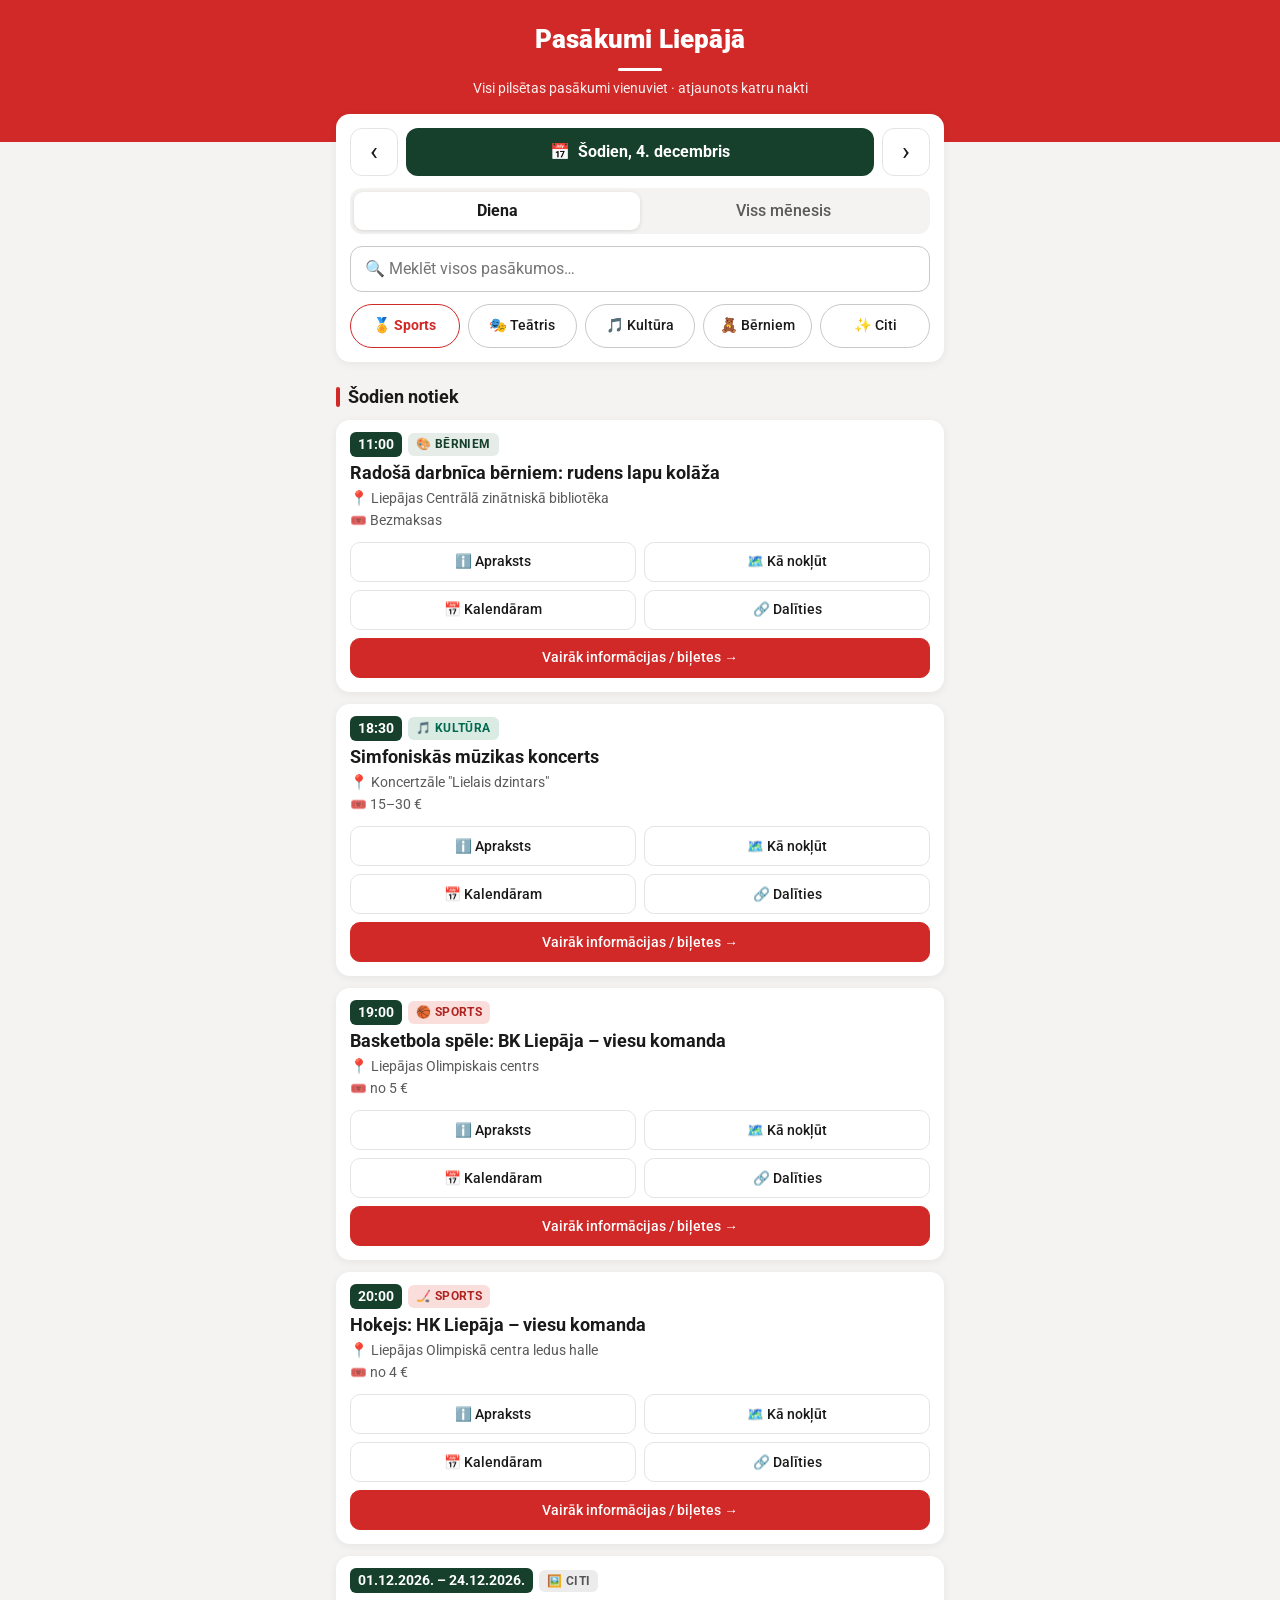
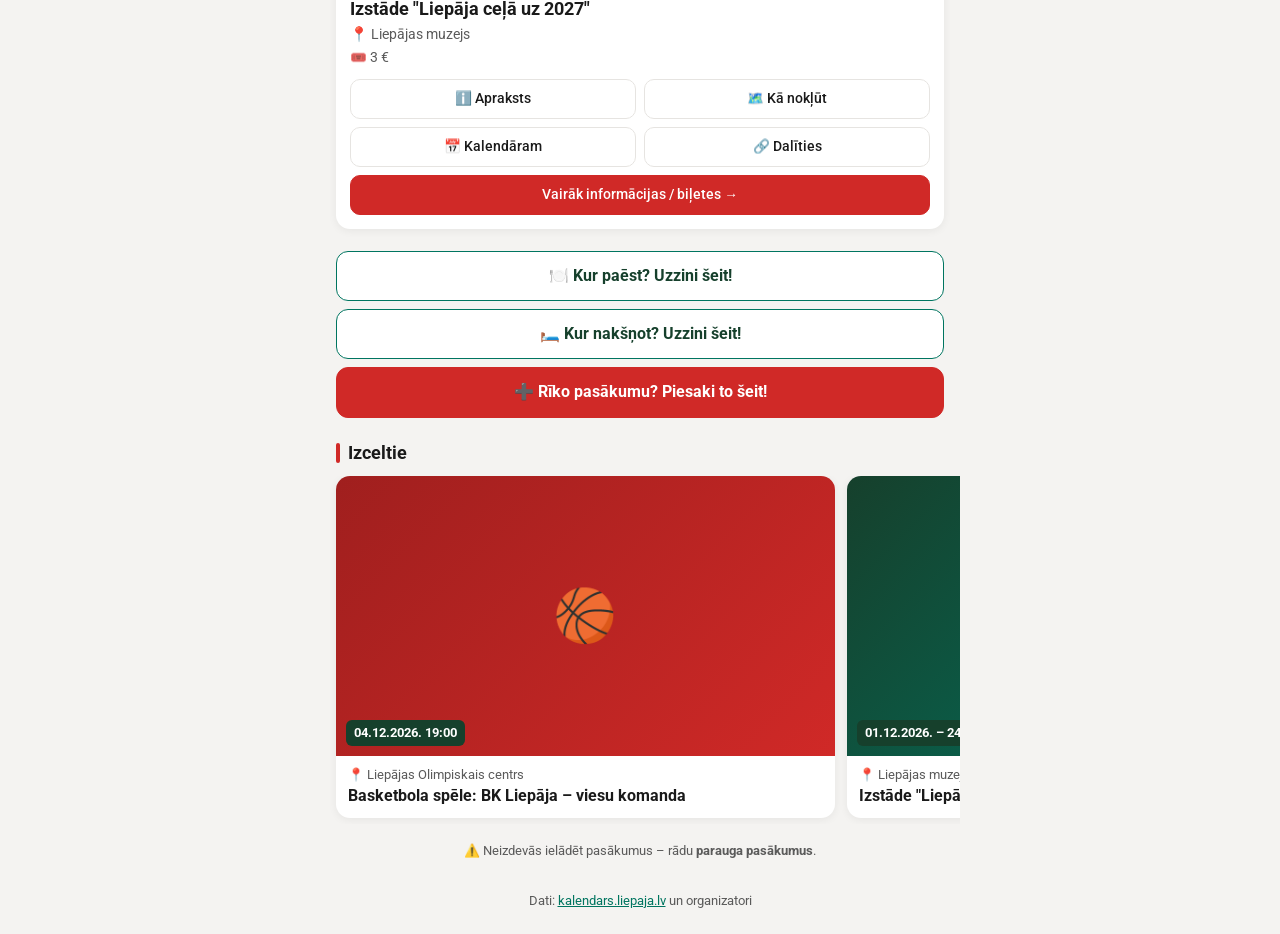
<file: index.html>
<!doctype html>
<html lang="lv">
<head>
  <meta charset="utf-8">
  <meta name="viewport" content="width=device-width, initial-scale=1, viewport-fit=cover">
  <title>Pasākumi Liepājā</title>
  <meta name="description" content="Visi Liepājas pasākumi vienuviet – sports, kultūra, bērniem un citi.">

  <!-- PWA: lai lietotni var pievienot telefona sākuma ekrānam -->
  <link rel="manifest" href="manifest.webmanifest">
  <meta name="theme-color" content="#D02927">
  <link rel="icon" href="icons/icon-192.png" type="image/png">
  <link rel="apple-touch-icon" href="icons/icon-192.png">
  <meta name="apple-mobile-web-app-capable" content="yes">
  <meta name="apple-mobile-web-app-title" content="Pasākumi">
  <meta name="apple-mobile-web-app-status-bar-style" content="black-translucent">

  <!-- Fonts: Roboto (to pašu lieto liepaja.lv) -->
  <link rel="preconnect" href="https://fonts.googleapis.com">
  <link rel="preconnect" href="https://fonts.gstatic.com" crossorigin>
  <link href="https://fonts.googleapis.com/css2?family=Roboto:wght@400;500;700;900&display=swap" rel="stylesheet">

  <link rel="stylesheet" href="css/style.css">
</head>
<body>

  <!-- ========== GALVENE ========== -->
  <header class="top">
    <h1>Pasākumi Liepājā</h1>
    <p class="subtitle">Visi pilsētas pasākumi vienuviet · atjaunots katru nakti</p>
  </header>

  <main class="wrap">

    <!-- ========== FILTRI ========== -->
    <section class="panel" aria-label="Filtri">

      <!-- Datuma josla: ◀ datums ▶ -->
      <div class="datebar">
        <button class="arrow" id="prevDay" aria-label="Iepriekšējā diena">‹</button>
        <button class="date-label" id="openCalendar" aria-haspopup="dialog">
          <span class="date-icon" aria-hidden="true">📅</span>
          <span id="dateText">Šodien</span>
        </button>
        <button class="arrow" id="nextDay" aria-label="Nākamā diena">›</button>
      </div>

      <!-- Skats: viena diena vai viss mēnesis -->
      <div class="viewtoggle" role="group" aria-label="Skats">
        <button data-view="day" aria-pressed="true">Diena</button>
        <button data-view="month" aria-pressed="false">Viss mēnesis</button>
      </div>

      <button class="today-btn" id="todayBtn" hidden>Atpakaļ uz šodienu</button>

      <!-- Meklēšana -->
      <label class="search">
        <span class="visually-hidden">Meklēt</span>
        <input type="search" id="search" placeholder="🔍 Meklēt visos pasākumos…" autocomplete="off">
      </label>

      <!-- Kategorijas: spiediens = tikai šī kategorija; vēlreiz = visas -->
      <div class="chips" role="group" aria-label="Kategorijas">
        <button class="chip chip-sports" data-cat="sports" aria-pressed="false">🏅 Sports</button>
        <button class="chip" data-cat="teatris" aria-pressed="false">🎭 Teātris</button>
        <button class="chip" data-cat="kultura" aria-pressed="false">🎵 Kultūra</button>
        <button class="chip" data-cat="berniem" aria-pressed="false">🧸 Bērniem</button>
        <button class="chip" data-cat="citi" aria-pressed="false">✨ Citi</button>
      </div>
      <p class="cat-info" id="catInfo" hidden>
        <span id="catInfoText"></span>
        <button id="catClear">✕ Rādīt visus</button>
      </p>
    </section>

    <!-- ========== PASĀKUMU SARAKSTS ========== -->
    <section aria-live="polite">
      <h2 class="list-title" id="listTitle">Šodien notiek</h2>
      <div id="events" class="events"></div>
    </section>

    <!-- ========== KUR PAĒST / NAKŠŅOT ========== -->
    <section class="helpers">
      <a class="helper" href="https://liepaja.travel/est-un-izklaideties/kur-paest/" target="_blank" rel="noopener">🍽️ Kur paēst? Uzzini šeit!</a>
      <a class="helper" href="https://liepaja.travel/planot/naktsmitnes/" target="_blank" rel="noopener">🛏️ Kur nakšņot? Uzzini šeit!</a>
      <a class="helper helper-add" href="pieteikt.html">➕ Rīko pasākumu? Piesaki to šeit!</a>
    </section>

    <!-- ========== IZCELTIE – lapas apakšā (lielas bildes, var bīdīt ar pirkstu) ========== -->
    <section class="featured" id="featuredBox" hidden>
      <h2 class="list-title">Izceltie</h2>
      <div class="featured-row" id="featured"></div>
    </section>

    <!-- Pievienot sākuma ekrānam (rādās tikai, ja vēl nav pievienots) -->
    <section class="install" id="installBox" hidden>
      <p id="installText">Pievieno šo lietotni telefona sākuma ekrānam!</p>
      <button id="installBtn" hidden>Pievienot</button>
    </section>

    <p class="demo-note" id="demoNote">⚠️ Šobrīd redzami <b>parauga pasākumi</b> – īstie nāks no liepaja.lv.</p>
  </main>

  <footer class="foot">
    Dati: <a href="https://kalendars.liepaja.lv" target="_blank" rel="noopener">kalendars.liepaja.lv</a>
    un organizatori
  </footer>

  <!-- ========== KALENDĀRA LOGS ========== -->
  <dialog id="calendar" class="calendar" aria-label="Izvēlies datumu">
    <div class="cal-head">
      <button class="arrow" id="prevMonth" aria-label="Iepriekšējais mēnesis">‹</button>
      <strong id="monthText"></strong>
      <button class="arrow" id="nextMonth" aria-label="Nākamais mēnesis">›</button>
    </div>
    <div class="cal-grid cal-weekdays" aria-hidden="true">
      <span>P</span><span>O</span><span>T</span><span>C</span><span>Pk</span><span>S</span><span>Sv</span>
    </div>
    <div class="cal-grid" id="calDays"></div>
    <p class="cal-hint"><span class="dot"></span> – dienā ir pasākumi</p>
    <button class="cal-close" id="closeCalendar">Aizvērt</button>
  </dialog>

  <script src="js/demo-events.js"></script>
  <script src="js/app.js"></script>
</body>
</html>
</file>
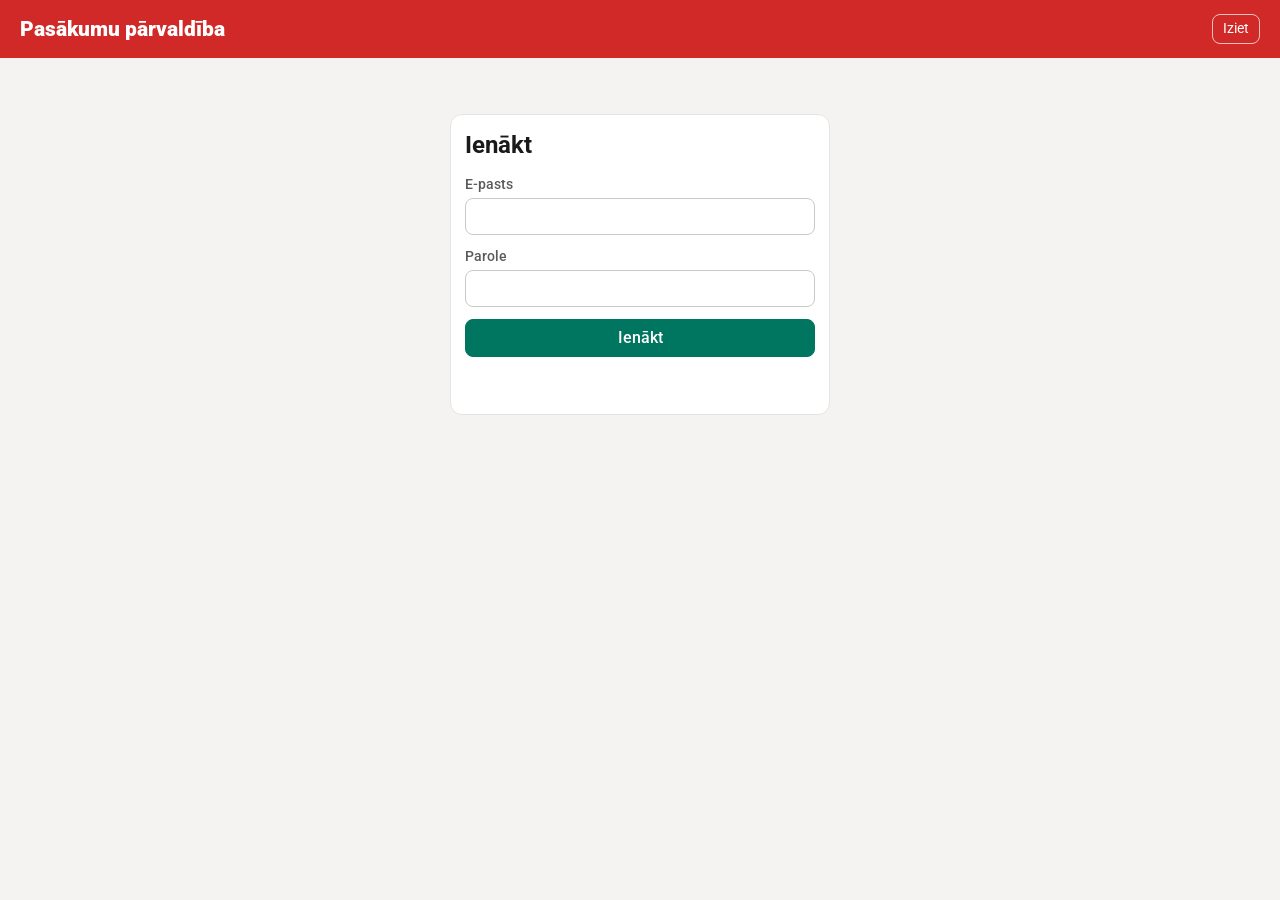
<file: admin.html>
<!doctype html>
<html lang="lv">
<head>
  <meta charset="utf-8">
  <meta name="viewport" content="width=device-width, initial-scale=1">
  <title>Admins · Pasākumi Liepājā</title>
  <meta name="robots" content="noindex, nofollow">
  <link rel="icon" href="icons/icon-192.png" type="image/png">
  <link rel="preconnect" href="https://fonts.googleapis.com">
  <link rel="preconnect" href="https://fonts.gstatic.com" crossorigin>
  <link href="https://fonts.googleapis.com/css2?family=Roboto:wght@400;500;700;900&display=swap" rel="stylesheet">
  <link rel="stylesheet" href="css/admin.css">
</head>
<body>

  <header class="a-top">
    <h1>Pasākumu pārvaldība</h1>
    <div class="a-user" id="userBox" hidden>
      <span id="userEmail"></span>
      <button id="logoutBtn">Iziet</button>
    </div>
  </header>

  <!-- ========== PIETEIKŠANĀS ========== -->
  <main class="a-wrap" id="loginView">
    <form class="a-card login" id="loginForm">
      <h2>Ienākt</h2>
      <label>E-pasts
        <input type="email" id="loginEmail" autocomplete="username" required>
      </label>
      <label>Parole
        <input type="password" id="loginPass" autocomplete="current-password" required>
      </label>
      <button type="submit" class="btn btn-green">Ienākt</button>
      <p class="msg" id="loginMsg"></p>
    </form>
  </main>

  <!-- ========== SARAKSTS ========== -->
  <main class="a-wrap" id="listView" hidden>
    <nav class="tabs" role="tablist">
      <button data-tab="pending" class="active">⏳ Gaida apstiprinājumu <b id="cntPending">0</b></button>
      <button data-tab="published">✅ Publicētie <b id="cntPublished">0</b></button>
      <button data-tab="rejected">✖ Noraidītie <b id="cntRejected">0</b></button>
    </nav>

    <div class="a-card filters">
      <input type="search" id="q" placeholder="🔍 Meklēt pēc nosaukuma vai vietas…">
      <label class="chk"><input type="checkbox" id="onlyFuture" checked> Tikai no šodienas</label>
      <label class="chk"><input type="checkbox" id="onlyFeatured"> Tikai ⭐ izceltie</label>
      <button class="btn" id="reloadBtn">↻ Atjaunot</button>
    </div>

    <p class="msg" id="listMsg"></p>
    <div id="rows" class="rows"></div>
  </main>

  <!-- ========== LABOŠANAS LOGS ========== -->
  <dialog id="editDlg" class="a-dialog">
    <form method="dialog" id="editForm">
      <h2>Labot pasākumu</h2>
      <label>Nosaukums <input name="title" required></label>
      <div class="grid3">
        <label>Datums <input type="date" name="date" required></label>
        <label>Beigu datums <input type="date" name="end_date"></label>
        <label>Laiks <input name="time" placeholder="19:00" pattern="\d{2}:\d{2}"></label>
      </div>
      <label>Vieta <input name="place"></label>
      <div class="grid3">
        <label>Kategorija
          <select name="category">
            <option value="sports">Sports</option>
            <option value="teatris">Teātris</option>
            <option value="kultura">Kultūra</option>
            <option value="berniem">Bērniem</option>
            <option value="citi">Citi</option>
          </select>
        </label>
        <label>Cena <input name="price" placeholder="Bezmaksas / 5 €"></label>
        <label class="chk"><input type="checkbox" name="featured"> ⭐ Izceltais</label>
      </div>
      <label>Apraksts <textarea name="description" rows="4"></textarea></label>
      <label>Bildes saite <input name="image" type="url"></label>
      <label>Saite uz pasākumu <input name="url" type="url"></label>
      <p class="hint">Pēc labošanas nakts ielāde šo pasākumu vairs nepārrakstīs.</p>
      <div class="dlg-actions">
        <button value="cancel" class="btn">Atcelt</button>
        <button value="save" class="btn btn-green" id="saveBtn">Saglabāt</button>
      </div>
    </form>
  </dialog>

  <script src="js/admin.js"></script>
</body>
</html>
</file>
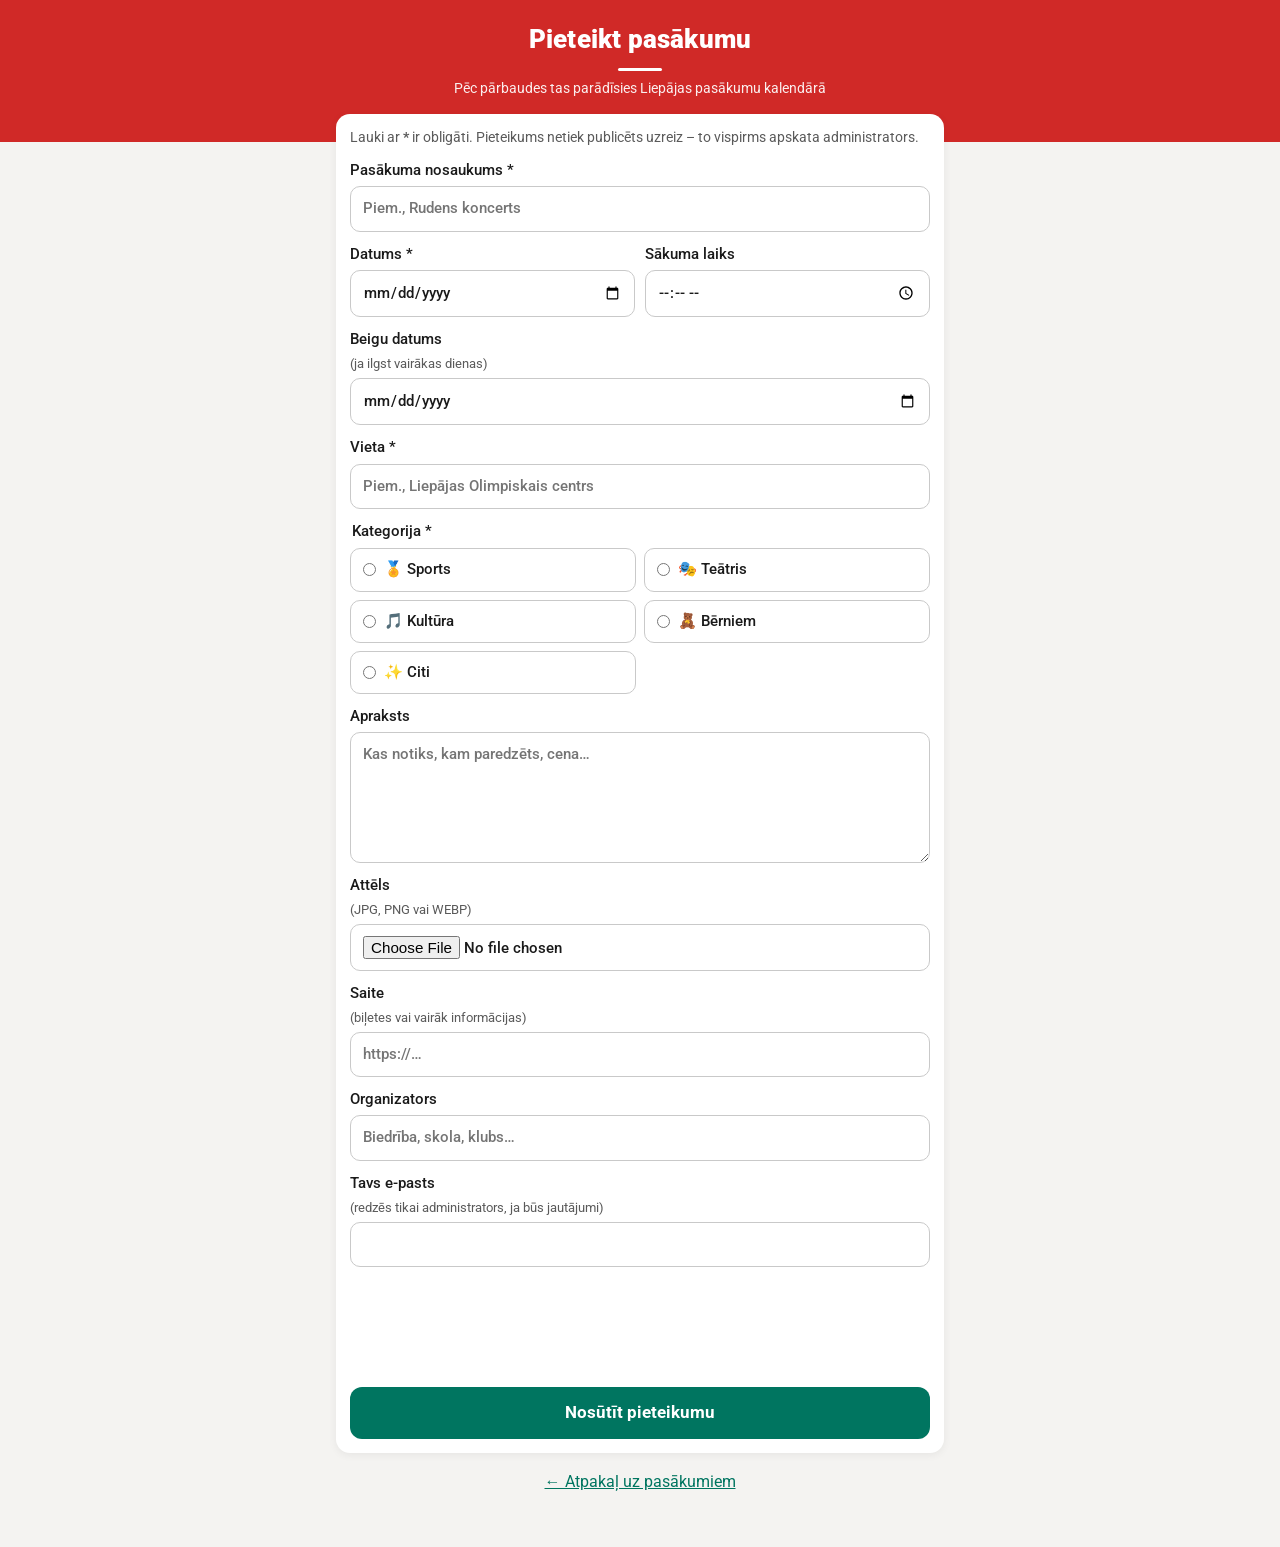
<file: pieteikt.html>
<!doctype html>
<html lang="lv">
<head>
  <meta charset="utf-8">
  <meta name="viewport" content="width=device-width, initial-scale=1, viewport-fit=cover">
  <title>Pieteikt pasākumu · Pasākumi Liepājā</title>
  <meta name="description" content="Piesaki savu pasākumu Liepājā – pēc pārbaudes tas parādīsies kalendārā.">
  <link rel="manifest" href="manifest.webmanifest">
  <meta name="theme-color" content="#D02927">
  <link rel="icon" href="icons/icon-192.png" type="image/png">
  <link rel="preconnect" href="https://fonts.googleapis.com">
  <link rel="preconnect" href="https://fonts.gstatic.com" crossorigin>
  <link href="https://fonts.googleapis.com/css2?family=Roboto:wght@400;500;700;900&display=swap" rel="stylesheet">
  <link rel="stylesheet" href="css/style.css">
  <!-- Cloudflare Turnstile – aizsardzība pret robotiem -->
  <script src="https://challenges.cloudflare.com/turnstile/v0/api.js" async defer></script>
</head>
<body>

  <header class="top">
    <h1>Pieteikt pasākumu</h1>
    <p class="subtitle">Pēc pārbaudes tas parādīsies Liepājas pasākumu kalendārā</p>
  </header>

  <main class="wrap">
    <form class="panel subm" id="form" novalidate>
      <p class="subm-note">Lauki ar <b>*</b> ir obligāti. Pieteikums netiek publicēts uzreiz –
        to vispirms apskata administrators.</p>

      <label>Pasākuma nosaukums *
        <input name="title" required minlength="3" maxlength="200" placeholder="Piem., Rudens koncerts">
      </label>

      <div class="subm-row">
        <label>Datums *
          <input type="date" name="date" required>
        </label>
        <label>Sākuma laiks
          <input type="time" name="time">
        </label>
      </div>

      <label>Beigu datums <small>(ja ilgst vairākas dienas)</small>
        <input type="date" name="end_date">
      </label>

      <label>Vieta *
        <input name="place" required minlength="2" maxlength="200" placeholder="Piem., Liepājas Olimpiskais centrs">
      </label>

      <fieldset class="subm-cats">
        <legend>Kategorija *</legend>
        <label><input type="radio" name="category" value="sports" required> 🏅 Sports</label>
        <label><input type="radio" name="category" value="teatris"> 🎭 Teātris</label>
        <label><input type="radio" name="category" value="kultura"> 🎵 Kultūra</label>
        <label><input type="radio" name="category" value="berniem"> 🧸 Bērniem</label>
        <label><input type="radio" name="category" value="citi"> ✨ Citi</label>
      </fieldset>

      <label>Apraksts
        <textarea name="description" rows="5" maxlength="3000" placeholder="Kas notiks, kam paredzēts, cena…"></textarea>
      </label>

      <label>Attēls <small>(JPG, PNG vai WEBP)</small>
        <input type="file" name="image" accept="image/jpeg,image/png,image/webp">
      </label>
      <img id="preview" class="subm-preview" alt="" hidden>

      <label>Saite <small>(biļetes vai vairāk informācijas)</small>
        <input type="url" name="url" maxlength="500" placeholder="https://…">
      </label>

      <label>Organizators
        <input name="organizer" maxlength="200" placeholder="Biedrība, skola, klubs…">
      </label>

      <label>Tavs e-pasts <small>(redzēs tikai administrators, ja būs jautājumi)</small>
        <input type="email" name="contact" maxlength="200" autocomplete="email">
      </label>

      <!-- Slazds robotiem: cilvēks šo lauku neredz -->
      <label class="hp" aria-hidden="true">Mājaslapa
        <input name="website" tabindex="-1" autocomplete="off">
      </label>

      <!-- Turnstile. TESTA atslēga – pirms publicēšanas nomainīt uz īsto (skat. js/pieteikt.js) -->
      <div class="subm-ts" id="tsBox"></div>

      <p class="subm-msg" id="msg" role="status"></p>
      <button type="submit" class="subm-btn" id="sendBtn">Nosūtīt pieteikumu</button>
    </form>

    <section class="panel subm-done" id="done" hidden>
      <h2>Paldies! 🎉</h2>
      <p>Pieteikums saņemts. Kad administrators to apstiprinās, pasākums parādīsies kalendārā.</p>
      <p><a href="index.html">← Atpakaļ uz pasākumiem</a> · <a href="pieteikt.html">Pieteikt vēl vienu</a></p>
    </section>

    <p class="subm-back"><a href="index.html">← Atpakaļ uz pasākumiem</a></p>
  </main>

  <script src="js/pieteikt.js"></script>
</body>
</html>
</file>
<file: css/style.css>
/* =========================================================
   Pasākumi Liepājā – izskats
   Krāsas no Liepājas pašvaldības simbolikas noteikumiem
   (saistošie noteikumi Nr. 24, 2024). Ja gribi mainīt krāsu –
   maini tikai šeit, :root sadaļā.
   ========================================================= */
:root {
  --red: #D02927;        /* Liepājas sarkanā (Pantone 186 C) */
  --red-dark: #A01F1E;
  --green: #007560;      /* Liepājas zaļā (Pantone 341 C) */
  --green-dark: #16402C;
  --grey: #C9C9C9;       /* Liepājas pelēkā (Cool Gray 3 C) */
  --black: #000000;

  --bg: #F4F3F1;         /* lapas fons */
  --card: #FFFFFF;
  --line: #E6E4E1;
  --text: #1A1A1A;
  --text-2: #5A5A5A;

  --radius: 14px;
  --shadow: 0 2px 8px rgba(0, 0, 0, .06);
}

* { box-sizing: border-box; }
[hidden] { display: none !important; }   /* "hidden" vienmēr paslēpj, arī .panel u.c. */

html { -webkit-text-size-adjust: 100%; }

body {
  margin: 0;
  font-family: Roboto, Arial, sans-serif;
  background: var(--bg);
  color: var(--text);
  line-height: 1.4;
}

button { font: inherit; cursor: pointer; }

a { color: var(--green); }

.visually-hidden {
  position: absolute; width: 1px; height: 1px; overflow: hidden;
  clip: rect(0 0 0 0); white-space: nowrap;
}

/* ---------- Galvene ---------- */
.top {
  background: var(--red);
  color: #fff;
  text-align: center;
  padding: calc(22px + env(safe-area-inset-top)) 16px 44px;
}
.top h1 {
  margin: 0;
  font-size: 1.6rem;
  font-weight: 900;
  letter-spacing: .2px;
}
.top h1::after {               /* īsa balta svītriņa zem virsraksta */
  content: "";
  display: block;
  width: 44px; height: 3px;
  background: #fff;
  margin: 10px auto 8px;
  border-radius: 2px;
}
.subtitle { margin: 0; font-size: .85rem; opacity: .92; }

/* ---------- Galvenā kolonna ---------- */
.wrap {
  max-width: 640px;
  margin: -28px auto 0;       /* filtru kartīte "uzkāpj" uz galvenes */
  padding: 0 16px 24px;
}

.panel {
  background: var(--card);
  border-radius: var(--radius);
  box-shadow: var(--shadow);
  padding: 14px;
  display: grid;
  gap: 12px;
}

/* ---------- Datuma josla ---------- */
.datebar {
  display: grid;
  grid-template-columns: 48px 1fr 48px;
  gap: 8px;
}
.arrow {
  height: 48px;
  border: 1px solid var(--line);
  background: #fff;
  border-radius: 12px;
  font-size: 1.6rem;
  line-height: 1;
  color: var(--text);
}
.arrow:active { background: var(--bg); }

.date-label {
  height: 48px;
  border: 0;
  border-radius: 12px;
  background: var(--green-dark);
  color: #fff;
  font-weight: 700;
  font-size: 1rem;
  display: flex; align-items: center; justify-content: center; gap: 8px;
}

.today-btn {
  justify-self: center;
  border: 0;
  background: none;
  color: var(--green);
  font-weight: 500;
  text-decoration: underline;
  padding: 0;
}

/* ---------- Skats: Diena / Viss mēnesis ---------- */
.viewtoggle {
  display: grid;
  grid-template-columns: 1fr 1fr;
  background: var(--bg);
  border-radius: 12px;
  padding: 4px;
}
.viewtoggle button {
  height: 38px;
  border: 0;
  border-radius: 9px;
  background: none;
  color: var(--text-2);
  font-weight: 500;
}
.viewtoggle button[aria-pressed="true"] {
  background: #fff;
  color: var(--text);
  font-weight: 700;
  box-shadow: 0 1px 4px rgba(0, 0, 0, .12);
}

/* ---------- Meklēšana ---------- */
.search input {
  width: 100%;
  height: 46px;
  padding: 0 14px;
  border: 1px solid var(--grey);
  border-radius: 12px;
  font: inherit;
  font-size: 16px;            /* 16px – lai iPhone nepietuvina lapu */
  background: #fff;
}
.search input:focus { outline: 2px solid var(--green); border-color: var(--green); }

/* ---------- Kategoriju pogas ---------- */
/* 5 pogas: telefonā 2 rindas (3 + 2), platā ekrānā visas vienā rindā */
.chips {
  display: grid;
  grid-template-columns: repeat(6, 1fr);
  gap: 8px;
}
.chips .chip { grid-column: span 2; }
.chips .chip:nth-child(n+4) { grid-column: span 3; }
@media (min-width: 640px) {
  .chips { grid-template-columns: repeat(5, 1fr); }
  .chips .chip, .chips .chip:nth-child(n+4) { grid-column: auto; }
}
.chip {
  height: 44px;
  border: 1.5px solid var(--grey);
  border-radius: 999px;
  background: #fff;
  color: var(--text);
  font-weight: 500;
  font-size: .9rem;
  white-space: nowrap;
}
.chip[aria-pressed="true"] {
  background: var(--green);
  border-color: var(--green);
  color: #fff;
}
/* Sports – galvenā kategorija, vienmēr izcelta sarkanā */
.chip-sports { border-color: var(--red); color: var(--red); font-weight: 700; }
.chip-sports[aria-pressed="true"] { background: var(--red); border-color: var(--red); color: #fff; }

.cat-info {
  margin: -4px 0 0;
  display: flex; align-items: center; justify-content: space-between; gap: 8px;
  font-size: .85rem;
  color: var(--text-2);
}
.cat-info[hidden] { display: none; }
.cat-info button {
  border: 0;
  background: var(--bg);
  border-radius: 999px;
  padding: 6px 12px;
  font-size: .8rem;
  font-weight: 500;
  color: var(--text);
}

/* ---------- Saraksts ---------- */
.list-title {
  font-size: 1.15rem;
  margin: 22px 0 10px;
  display: flex; align-items: center; gap: 8px;
}
.list-title::before {
  content: "";
  width: 4px; height: 20px;
  background: var(--red);
  border-radius: 2px;
}

.events { display: grid; gap: 12px; }

/* Dienas virsraksts mēneša skatā un meklēšanā */
.day-head {
  margin: 10px 0 -2px;
  font-size: .95rem;
  font-weight: 700;
  color: var(--green-dark);
}
.day-head:first-child { margin-top: 0; }

/* ---------- Izceltie ---------- */
.featured-row {
  display: grid;
  grid-auto-flow: column;
  grid-auto-columns: 82%;
  gap: 12px;
  overflow-x: auto;
  scroll-snap-type: x mandatory;
  scroll-padding-inline: 16px;
  padding-bottom: 6px;
  margin: 0 -16px;
  padding-left: 16px;
  padding-right: 16px;
  scrollbar-width: none;
}
.featured-row::-webkit-scrollbar { display: none; }
.featured-row:has(> :only-child) { grid-auto-columns: 100%; }

.feat {
  scroll-snap-align: start;
  background: var(--card);
  border-radius: var(--radius);
  box-shadow: var(--shadow);
  overflow: hidden;
  border: 0;
  padding: 0;
  text-align: left;
  color: var(--text);
}
.feat-img {
  position: relative;
  aspect-ratio: 16 / 9;
  background: linear-gradient(135deg, var(--green-dark), var(--green));
  display: flex; align-items: center; justify-content: center;
  font-size: 3.2rem;
}
.feat-img.cat-sports { background: linear-gradient(135deg, var(--red-dark), var(--red)); }
/* Svētku fons: tumši zaļš ar "sniegu" un sarkanu mirdzumu */
.feat-img.festive {
  background:
    radial-gradient(circle at 20% 25%, rgba(255,255,255,.9) 0 2px, transparent 3px),
    radial-gradient(circle at 70% 15%, rgba(255,255,255,.8) 0 2px, transparent 3px),
    radial-gradient(circle at 85% 60%, rgba(255,255,255,.9) 0 2px, transparent 3px),
    radial-gradient(circle at 35% 70%, rgba(255,255,255,.7) 0 1.5px, transparent 2.5px),
    radial-gradient(circle at 55% 40%, rgba(255,255,255,.8) 0 1.5px, transparent 2.5px),
    radial-gradient(circle at 10% 80%, rgba(255,255,255,.8) 0 2px, transparent 3px),
    radial-gradient(circle at 50% 110%, rgba(208,41,39,.55), transparent 60%),
    linear-gradient(160deg, #0d2a1d, var(--green-dark) 55%, var(--green));
  background-size: 120px 90px, 140px 100px, 110px 80px, 90px 70px, 130px 95px, 100px 85px, 100% 100%, 100% 100%;
  font-size: 4rem;
}
.feat-img img {
  position: absolute; inset: 0;
  width: 100%; height: 100%;
  object-fit: cover;
}
.feat-date {
  position: absolute;
  left: 10px; bottom: 10px;
  background: var(--green-dark);
  color: #fff;
  font-size: .8rem;
  font-weight: 700;
  padding: 4px 8px;
  border-radius: 6px;
}
.feat-body { padding: 10px 12px 12px; }
.feat-body .place { font-size: .8rem; }
.feat-body strong { display: block; margin-top: 2px; font-size: 1rem; line-height: 1.25; }

.credit { display: block; margin-top: 4px; font-size: .7rem; color: var(--text-2); }

.event.flash { box-shadow: 0 0 0 3px var(--red); transition: box-shadow .3s; }

.event {
  background: var(--card);
  border-radius: var(--radius);
  box-shadow: var(--shadow);
  overflow: hidden;
}
.event-img {
  display: block;
  width: 100%;
  aspect-ratio: 16 / 9;
  object-fit: cover;
  background: var(--line);
}
.event-body { padding: 12px 14px 14px; }

.event-meta {
  display: flex; flex-wrap: wrap; align-items: center; gap: 6px;
  margin-bottom: 6px;
}
.time {
  background: var(--green-dark);
  color: #fff;
  font-weight: 700;
  font-size: .85rem;
  padding: 3px 8px;
  border-radius: 6px;
}
.tag {
  font-size: .75rem;
  font-weight: 700;
  padding: 3px 8px;
  border-radius: 6px;
  text-transform: uppercase;
  letter-spacing: .4px;
}
.tag-sports  { background: #FADEDC; color: #B02420; }
.tag-teatris { background: #F3E3E3; color: var(--red-dark); }
.tag-kultura { background: #D9EBE2; color: #00694F; }
.tag-berniem { background: #E6EDE9; color: var(--green-dark); }
.tag-citi    { background: #ECECEC; color: #565656; }

.event h3 { margin: 2px 0 4px; font-size: 1.1rem; line-height: 1.25; }
.place { margin: 0; color: var(--text-2); font-size: .9rem; }
.price { margin: 2px 0 0; color: var(--text-2); font-size: .85rem; }

.desc { margin: 8px 0 0; font-size: .95rem; }
.desc[hidden] { display: none; }

.actions {
  display: grid;
  grid-template-columns: repeat(2, 1fr);
  gap: 8px;
  margin-top: 12px;
}
.actions a, .actions button {
  display: flex; align-items: center; justify-content: center; gap: 6px;
  height: 40px;
  border: 1px solid var(--line);
  border-radius: 10px;
  background: #fff;
  color: var(--text);
  text-decoration: none;
  font-size: .85rem;
  font-weight: 500;
}
.actions .more {
  grid-column: 1 / -1;
  background: var(--red);
  border-color: var(--red);
  color: #fff;
}

.empty {
  background: var(--card);
  border-radius: var(--radius);
  padding: 26px 16px;
  text-align: center;
  color: var(--text-2);
}
.empty b { color: var(--text); display: block; margin-bottom: 4px; }

/* ---------- Kur paēst / nakšņot ---------- */
.helpers { display: grid; gap: 8px; margin-top: 22px; }
.helper {
  display: block;
  text-align: center;
  padding: 13px;
  border-radius: 12px;
  background: #fff;
  border: 1.5px solid var(--green);
  color: var(--green-dark);
  font-weight: 700;
  text-decoration: none;
}

/* ---------- Pievienot sākuma ekrānam ---------- */
.install {
  margin-top: 16px;
  padding: 14px;
  border-radius: 12px;
  background: var(--green-dark);
  color: #fff;
  text-align: center;
}
.install p { margin: 0; }
.install button {
  margin-top: 10px;
  border: 0;
  border-radius: 10px;
  padding: 10px 22px;
  background: #fff;
  color: var(--green-dark);
  font-weight: 700;
}

.demo-note {
  margin: 18px 0 0;
  font-size: .8rem;
  color: var(--text-2);
  text-align: center;
}

.foot {
  text-align: center;
  font-size: .8rem;
  color: var(--text-2);
  padding: 8px 16px calc(24px + env(safe-area-inset-bottom));
}

/* ---------- Kalendāra logs ---------- */
.calendar {
  border: 0;
  border-radius: 18px;
  padding: 16px;
  width: min(360px, calc(100vw - 32px));
  box-shadow: 0 10px 40px rgba(0, 0, 0, .25);
}
.calendar::backdrop { background: rgba(0, 0, 0, .45); }

.cal-head {
  display: grid;
  grid-template-columns: 44px 1fr 44px;
  align-items: center;
  text-align: center;
  margin-bottom: 10px;
}
.cal-head .arrow { height: 44px; }
.cal-head strong { font-size: 1.05rem; text-transform: capitalize; }

.cal-grid {
  display: grid;
  grid-template-columns: repeat(7, 1fr);
  gap: 4px;
}
.cal-weekdays span {
  text-align: center;
  font-size: .75rem;
  font-weight: 700;
  color: var(--text-2);
  padding: 4px 0;
}
.cal-day {
  position: relative;
  aspect-ratio: 1;
  border: 0;
  border-radius: 10px;
  background: none;
  font-size: .95rem;
  color: var(--text);
}
.cal-day:hover { background: var(--bg); }
.cal-day.is-today { box-shadow: inset 0 0 0 2px var(--red); font-weight: 700; }
.cal-day.is-selected { background: var(--green-dark); color: #fff; }
.cal-day.has-events::after,
.dot {
  content: "";
  display: inline-block;
  width: 6px; height: 6px;
  border-radius: 50%;
  background: var(--red);
}
.cal-day.has-events::after {
  position: absolute;
  left: 50%; bottom: 5px;
  transform: translateX(-50%);
}
.cal-day.is-selected.has-events::after { background: #fff; }

.cal-hint { font-size: .8rem; color: var(--text-2); margin: 10px 0 0; }
.cal-close {
  width: 100%;
  margin-top: 10px;
  height: 44px;
  border: 0;
  border-radius: 12px;
  background: var(--bg);
  font-weight: 500;
}

/* ---------- Pieteikšanas forma (pieteikt.html) ---------- */
.helper-add { background: var(--red); border-color: var(--red); color: #fff; }

.subm label { display: grid; gap: 5px; font-weight: 500; font-size: .95rem; }
.subm small { font-weight: 400; color: var(--text-2); }
.subm input, .subm textarea {
  font: inherit; width: 100%; padding: 11px 12px;
  border: 1.5px solid var(--grey); border-radius: 10px; background: #fff; color: var(--text);
}
.subm input:focus, .subm textarea:focus { outline: none; border-color: var(--green); }
.subm-row { display: grid; grid-template-columns: 1fr 1fr; gap: 10px; }
.subm-note { margin: 0; font-size: .9rem; color: var(--text-2); }
.subm-cats { border: 0; padding: 0; margin: 0; display: grid; grid-template-columns: 1fr 1fr; gap: 8px; }
.subm-cats legend { font-weight: 500; font-size: .95rem; margin-bottom: 6px; }
.subm-cats label {
  display: flex; align-items: center; gap: 8px; padding: 10px 12px;
  border: 1.5px solid var(--grey); border-radius: 10px; font-weight: 500; cursor: pointer;
}
.subm-cats label:has(input:checked) { border-color: var(--green); background: #E9F4F0; }
.subm-cats input { width: auto; margin: 0; accent-color: var(--green); }
.subm-preview { max-width: 100%; max-height: 220px; border-radius: 10px; object-fit: cover; }
.hp { position: absolute !important; left: -9999px; width: 1px; height: 1px; overflow: hidden; }
.subm-ts { min-height: 65px; }
.subm-msg { margin: 0; min-height: 1.2em; color: var(--red); font-weight: 500; }
.subm-msg.ok { color: var(--green); }
.subm-btn {
  padding: 14px; border: 0; border-radius: 12px; background: var(--green); color: #fff;
  font-weight: 700; font-size: 1.05rem;
}
.subm-btn:disabled { opacity: .6; }
.subm-done h2 { margin: 0; }
.subm-done p { margin: 0; }
.subm-back { text-align: center; margin: 18px 0 30px; }
</file>
<file: css/admin.css>
/* Admina panelis – tās pašas Liepājas krāsas kā apmeklētāju lapā */
:root {
  --red: #D02927; --red-dark: #A01F1E;
  --green: #007560; --green-dark: #16402C;
  --grey: #C9C9C9; --bg: #F4F3F1; --card: #fff;
  --line: #E6E4E1; --text: #1A1A1A; --text-2: #5A5A5A;
  --gold: #E8A317;
}
* { box-sizing: border-box; }
body { margin: 0; font-family: Roboto, Arial, sans-serif; background: var(--bg); color: var(--text); line-height: 1.4; }
button, input, select, textarea { font: inherit; }
button { cursor: pointer; }
a { color: var(--green); }

.a-top { background: var(--red); color: #fff; padding: 14px 20px; display: flex; align-items: center; justify-content: space-between; gap: 12px; flex-wrap: wrap; }
.a-top h1 { margin: 0; font-size: 1.3rem; font-weight: 900; }
.a-user { display: flex; align-items: center; gap: 10px; font-size: .9rem; }
.a-user button { background: transparent; color: #fff; border: 1px solid rgba(255,255,255,.7); border-radius: 8px; padding: 4px 10px; }

.a-wrap { max-width: 1100px; margin: 0 auto; padding: 16px; }
.a-card { background: var(--card); border: 1px solid var(--line); border-radius: 12px; padding: 14px; }

.login { max-width: 380px; margin: 40px auto; display: grid; gap: 12px; }
.login h2 { margin: 0; }
label { display: grid; gap: 4px; font-size: .85rem; color: var(--text-2); font-weight: 500; }
input, select, textarea { border: 1px solid var(--grey); border-radius: 8px; padding: 8px 10px; color: var(--text); background: #fff; width: 100%; }
input:focus, select:focus, textarea:focus { outline: 2px solid var(--green); border-color: var(--green); }
.chk { display: flex; align-items: center; gap: 6px; color: var(--text); font-weight: 400; }
.chk input { width: auto; }

.btn { border: 1px solid var(--grey); background: #fff; border-radius: 8px; padding: 7px 12px; color: var(--text); white-space: nowrap; }
.btn:hover { border-color: var(--text-2); }
.btn-green { background: var(--green); border-color: var(--green); color: #fff; font-weight: 500; }
.btn-red { background: #fff; border-color: var(--red); color: var(--red); font-weight: 500; }
.btn-gold.on { background: #FFF4D6; border-color: var(--gold); }
.btn:disabled { opacity: .5; cursor: default; }

.msg { color: var(--red); min-height: 1.2em; margin: 6px 0; }
.msg.ok { color: var(--green); }

.tabs { display: flex; gap: 6px; flex-wrap: wrap; margin-bottom: 12px; }
.tabs button { border: 1px solid var(--line); background: #fff; border-radius: 999px; padding: 8px 14px; }
.tabs button.active { background: var(--green-dark); color: #fff; border-color: var(--green-dark); }
.tabs b { display: inline-block; min-width: 1.6em; padding: 0 6px; margin-left: 4px; border-radius: 999px; background: rgba(0,0,0,.08); font-size: .8rem; }
.tabs button.active b { background: rgba(255,255,255,.2); }

.filters { display: flex; flex-wrap: wrap; gap: 10px 16px; align-items: center; margin-bottom: 8px; }
.filters input[type=search] { flex: 1 1 260px; }

.rows { display: grid; gap: 8px; }
.row { display: grid; grid-template-columns: 96px 1fr auto; gap: 14px; align-items: center; background: #fff; border: 1px solid var(--line); border-radius: 12px; padding: 10px; }
.row img, .row .noimg { width: 96px; height: 64px; object-fit: cover; border-radius: 8px; background: var(--line); display: grid; place-items: center; font-size: 1.6rem; }
.row h3 { margin: 0 0 2px; font-size: 1rem; }
.row .meta { color: var(--text-2); font-size: .85rem; display: flex; flex-wrap: wrap; gap: 4px 12px; }
.row .src { font-size: .75rem; padding: 1px 8px; border-radius: 999px; background: var(--bg); border: 1px solid var(--line); }
.row .src.trusted { color: var(--green-dark); }
.row .src.check { color: var(--red-dark); }
.row .lock { font-size: .75rem; color: var(--text-2); }
.row .btns { display: flex; gap: 6px; flex-wrap: wrap; justify-content: flex-end; }
.dup { margin-top: 6px; padding: 6px 10px; border-radius: 8px; background: #FFF4D6; border: 1px solid #F2D58A; font-size: .85rem; }
.dup.none { background: #E9F4F0; border-color: #BFDDD3; }
.empty { text-align: center; color: var(--text-2); padding: 40px 10px; }

.a-dialog { border: none; border-radius: 14px; padding: 20px; width: min(640px, calc(100vw - 24px)); }
.a-dialog::backdrop { background: rgba(0,0,0,.4); }
.a-dialog form { display: grid; gap: 10px; }
.a-dialog h2 { margin: 0 0 4px; }
.grid3 { display: grid; grid-template-columns: repeat(3, 1fr); gap: 10px; align-items: end; }
.hint { color: var(--text-2); font-size: .8rem; margin: 0; }
.dlg-actions { display: flex; justify-content: flex-end; gap: 8px; }

@media (max-width: 640px) {
  .row { grid-template-columns: 64px 1fr; }
  .row img, .row .noimg { width: 64px; height: 48px; }
  .row .btns { grid-column: 1 / -1; justify-content: flex-start; }
  .grid3 { grid-template-columns: 1fr; }
}
</file>
